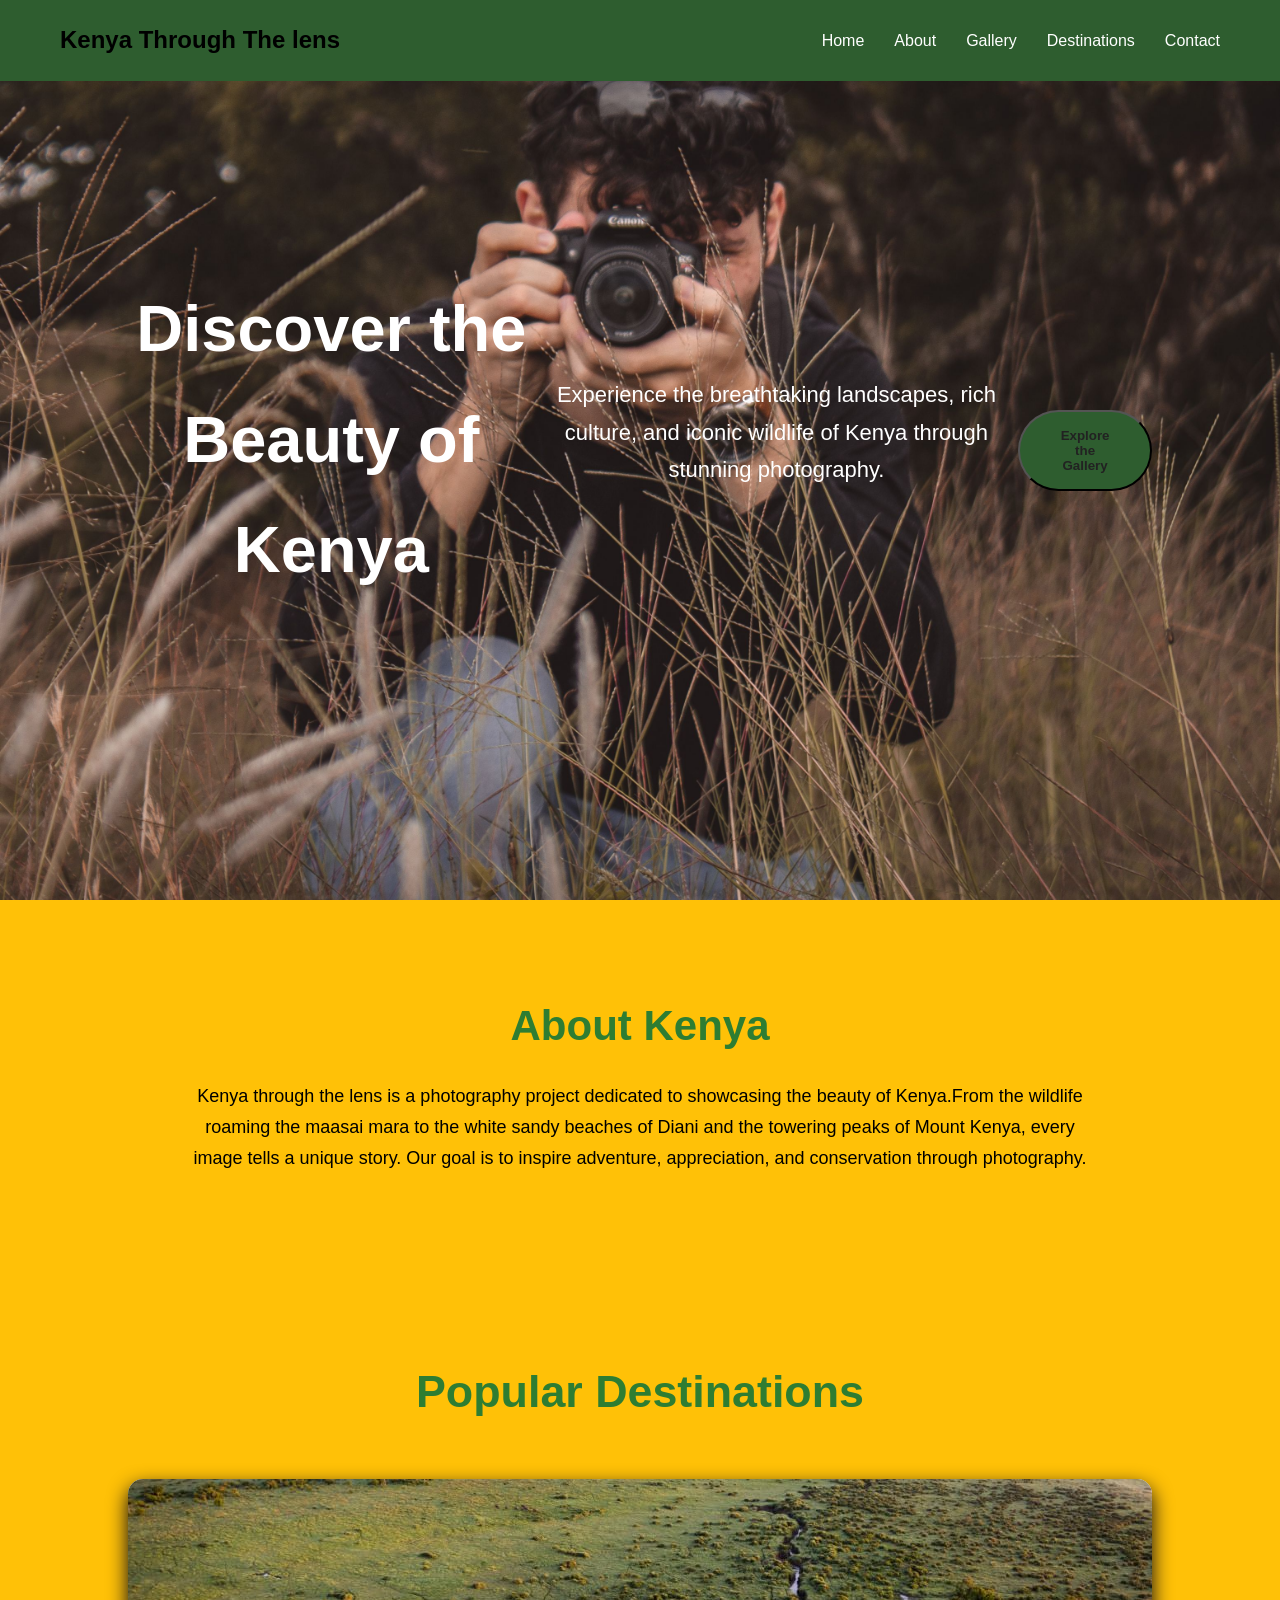
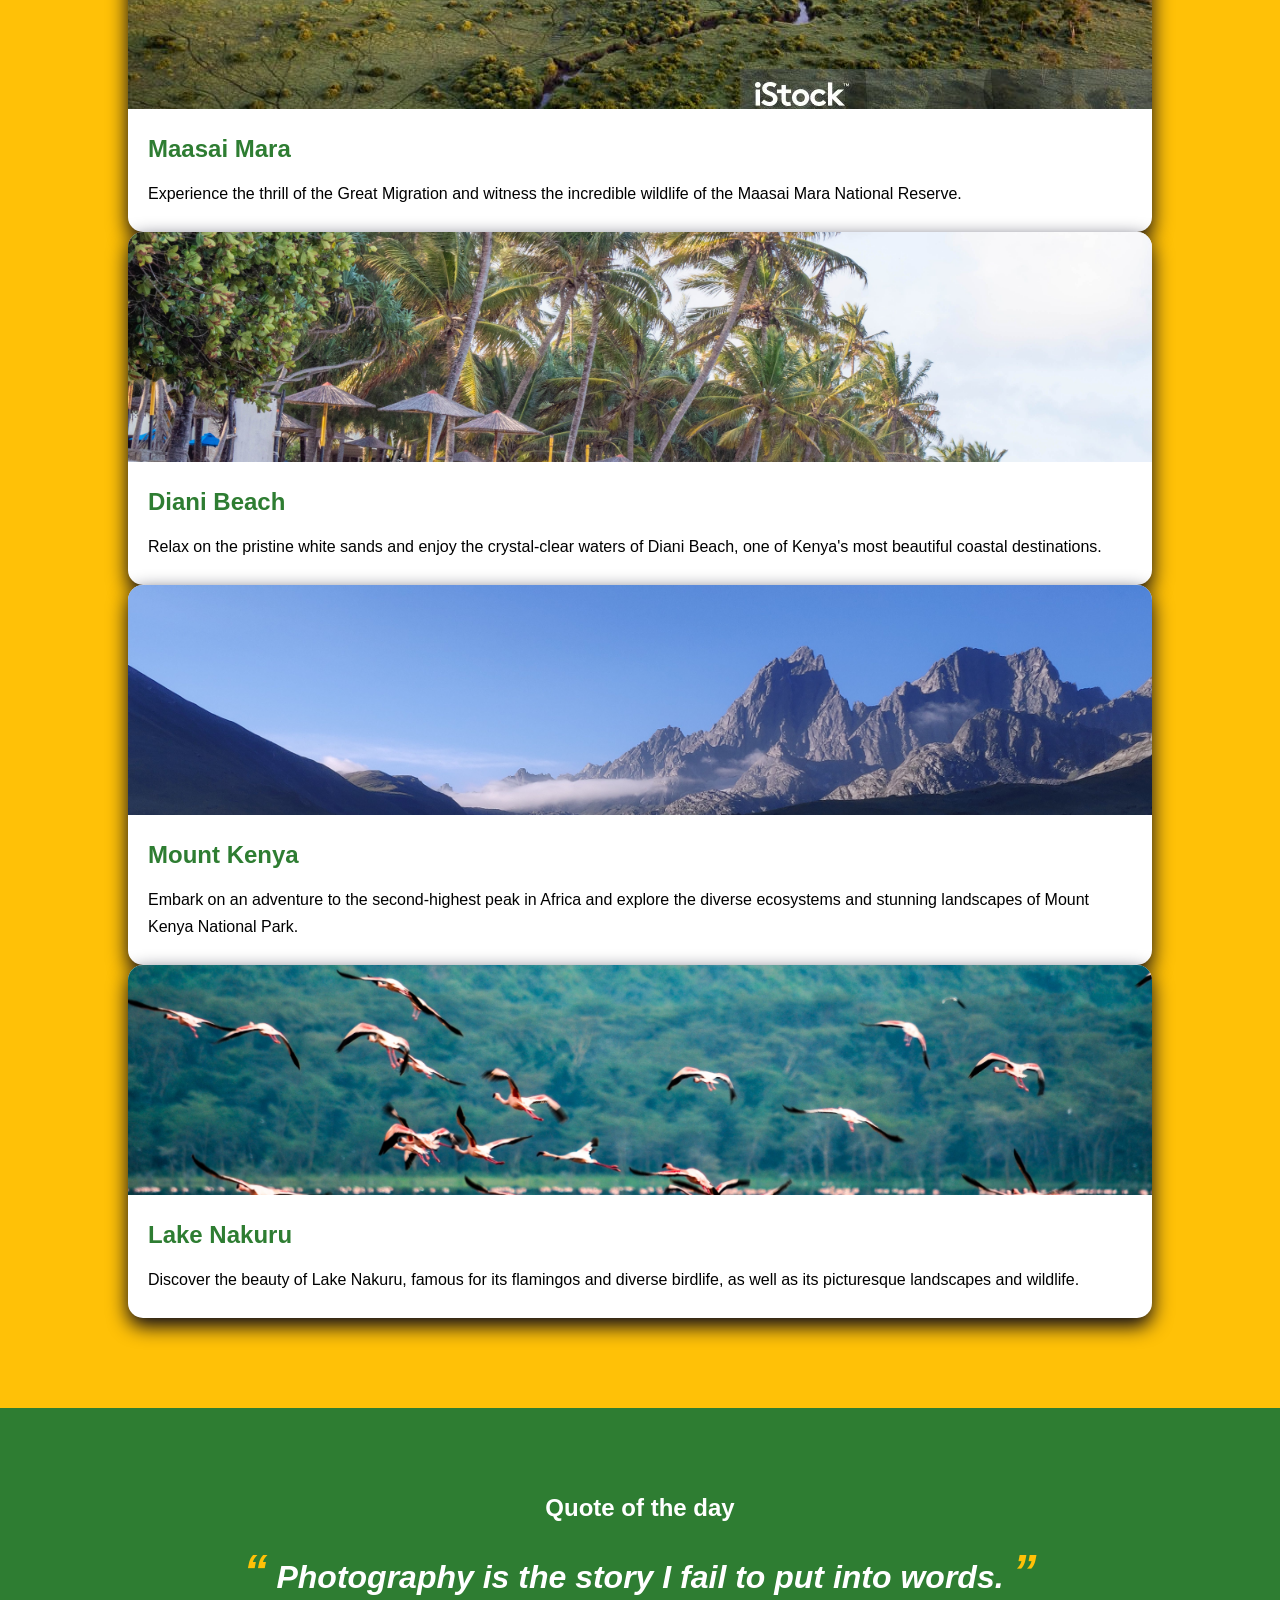
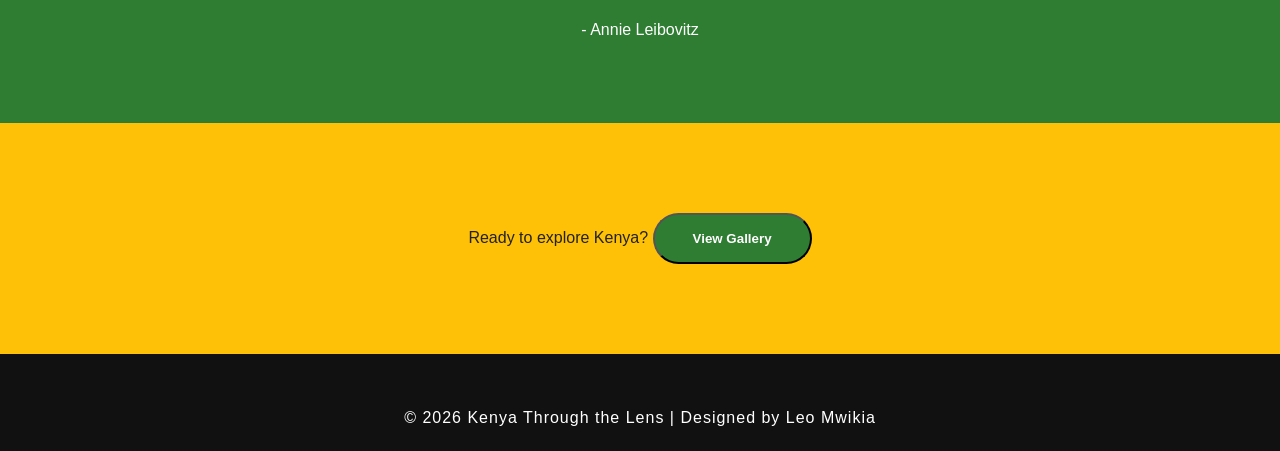
<file: index.html>
<!DOCTYPE html>
<html lang="en">
<head>
    <meta charset="UTF-8">
    <meta name="viewport" content="width=device-width, initial-scale=1.0">
    <title>Kenya Through The lens</title>
<link rel="stylesheet" href="style.css">
</head>
<header>
    <nav class="navbar"
    <class="logo">
    <h1>Kenya Through The lens</h1>
    <nav class="nav-links">
            <a href="index.html">Home</a>
            <a href="about.html">About</a>
            <a href="gallery.html">Gallery</a>
            <a href="destinations.html">Destinations</a>
            <a href="contact.html">Contact</a>
    </nav>
</header>
<body>
    <section class="hero">
        <h1>Discover the Beauty of Kenya</h1>
        <p>Experience the breathtaking landscapes, rich culture, and iconic wildlife of Kenya through stunning photography.</p>
        <button class="button" onclick="window.location.href='gallery.html'">Explore the Gallery</button>
    </section>
    <section class="about">
    <h2>About Kenya</h2>
    <p>Kenya through the lens is a photography project dedicated to showcasing the beauty of Kenya.From the wildlife roaming the maasai mara to the white sandy beaches of Diani and the towering peaks of Mount Kenya, every image tells a unique story. Our goal is to inspire adventure, appreciation, and conservation through photography.</p>
    </section>
    <section class="destinations">
    <h2>Popular Destinations</h2>
    <div class="destination-cards">
        <div class="card">
            <img src="images/maasai-mara.jpg" alt="Maasai Mara">
            <h3>Maasai Mara</h3>
            <p>Experience the thrill of the Great Migration and witness the incredible wildlife of the Maasai Mara National Reserve.</p>
        </div>
        <div class="card">
            <img src="images/diani-beach.jpg" alt="Diani Beach">
            <h3>Diani Beach</h3>
            <p>Relax on the pristine white sands and enjoy the crystal-clear waters of Diani Beach, one of Kenya's most beautiful coastal destinations.</p>
        </div>
        <div class="card">
            <img src="images/mount-kenya.jpg" alt="Mount Kenya">
            <h3>Mount Kenya</h3>
            <p>Embark on an adventure to the second-highest peak in Africa and explore the diverse ecosystems and stunning landscapes of Mount Kenya National Park.</p>
        </div>
        <div class="card">
            <img src="images/lake-nakuru.jpg" alt="Lake Nakuru">
            <h3>Lake Nakuru</h3>
            <p>Discover the beauty of Lake Nakuru, famous for its flamingos and diverse birdlife, as well as its picturesque landscapes and wildlife.</p>   
        </div>
    </div>
    </section>
    <section class="quote">
        <div class="quote-container">
            <h2>Quote of the day</h2>
            <blockquote>
                Photography is the story I fail to put into words.
            </blockquote>
            <p>- Annie Leibovitz</p>
        </div>
    </section>

    <section class="call-to-action">
        Ready to explore Kenya?
        <button class="button" onclick="window.location.href='gallery.html'">View Gallery</button>
    </section>

    <footer>
        <p>
             © 2026 Kenya Through the Lens | Designed by Leo Mwikia</p>
    </footer>
</body>
</html>
</file>
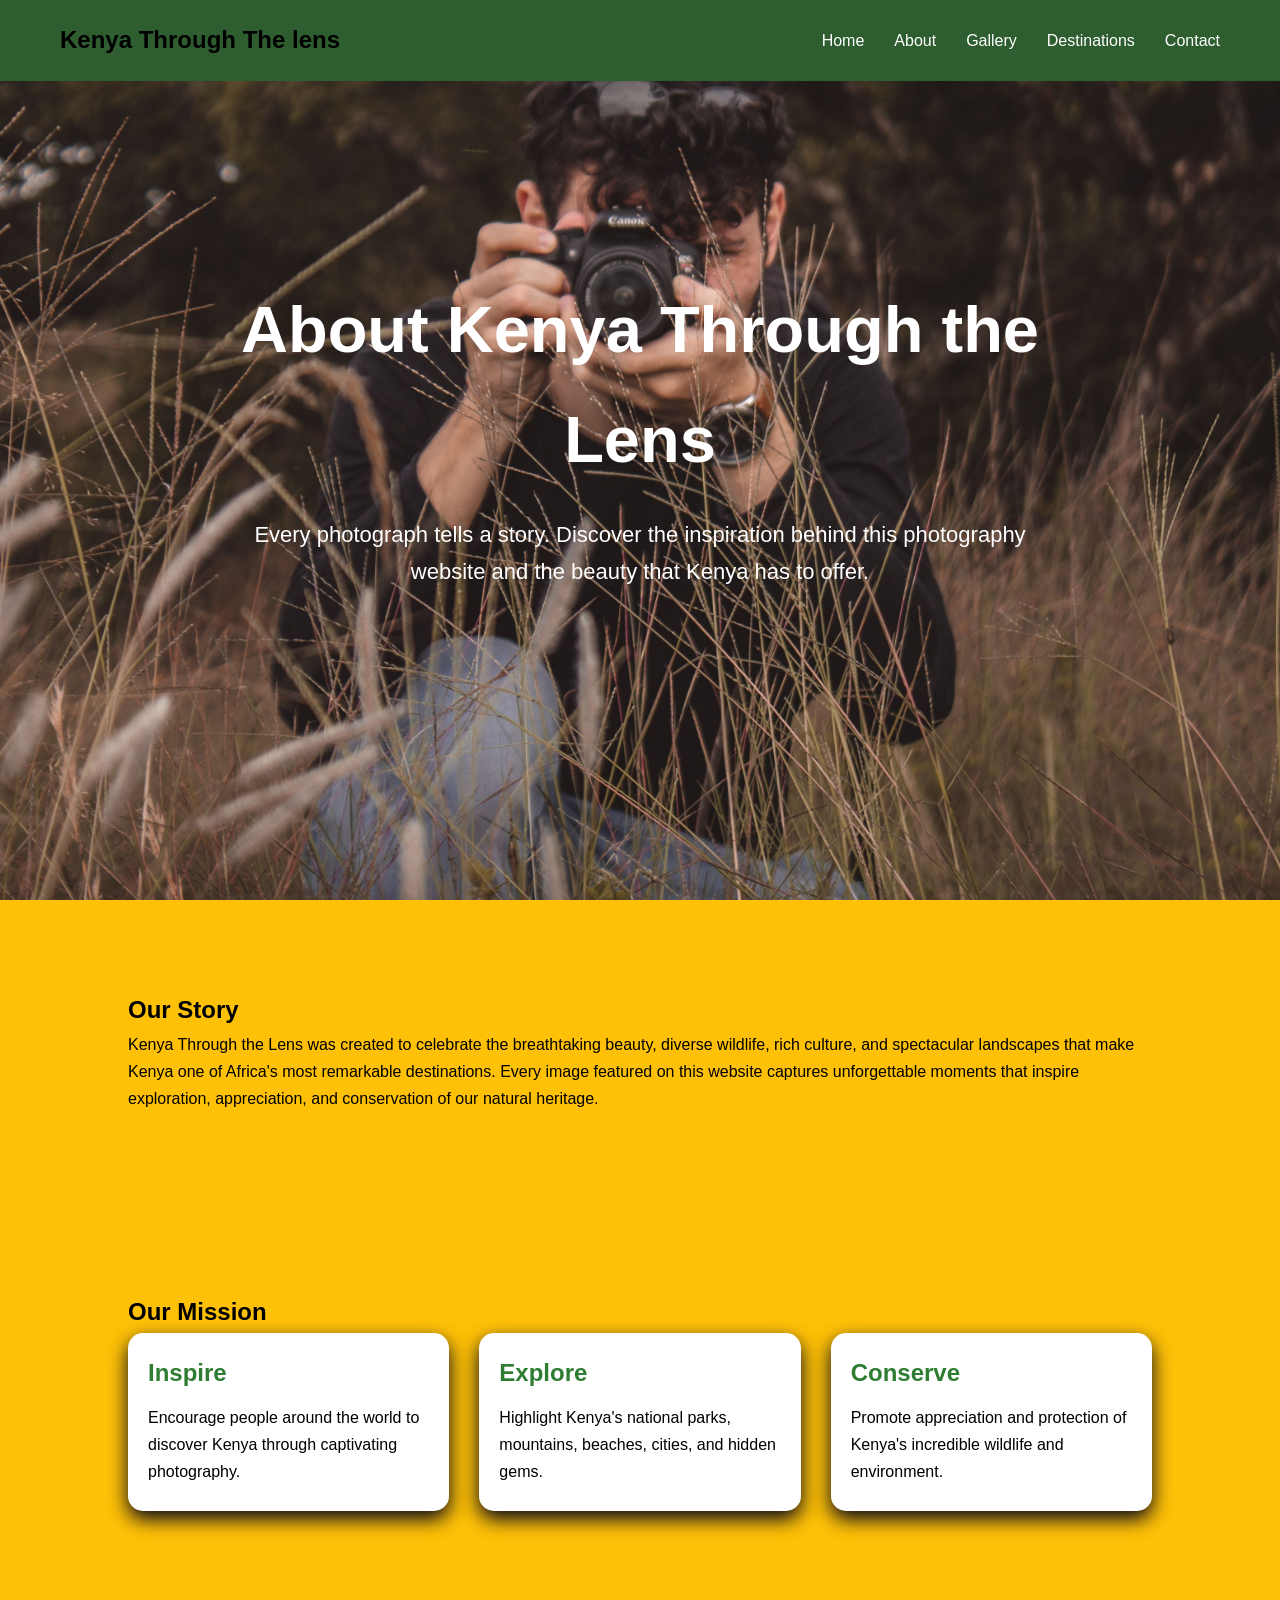
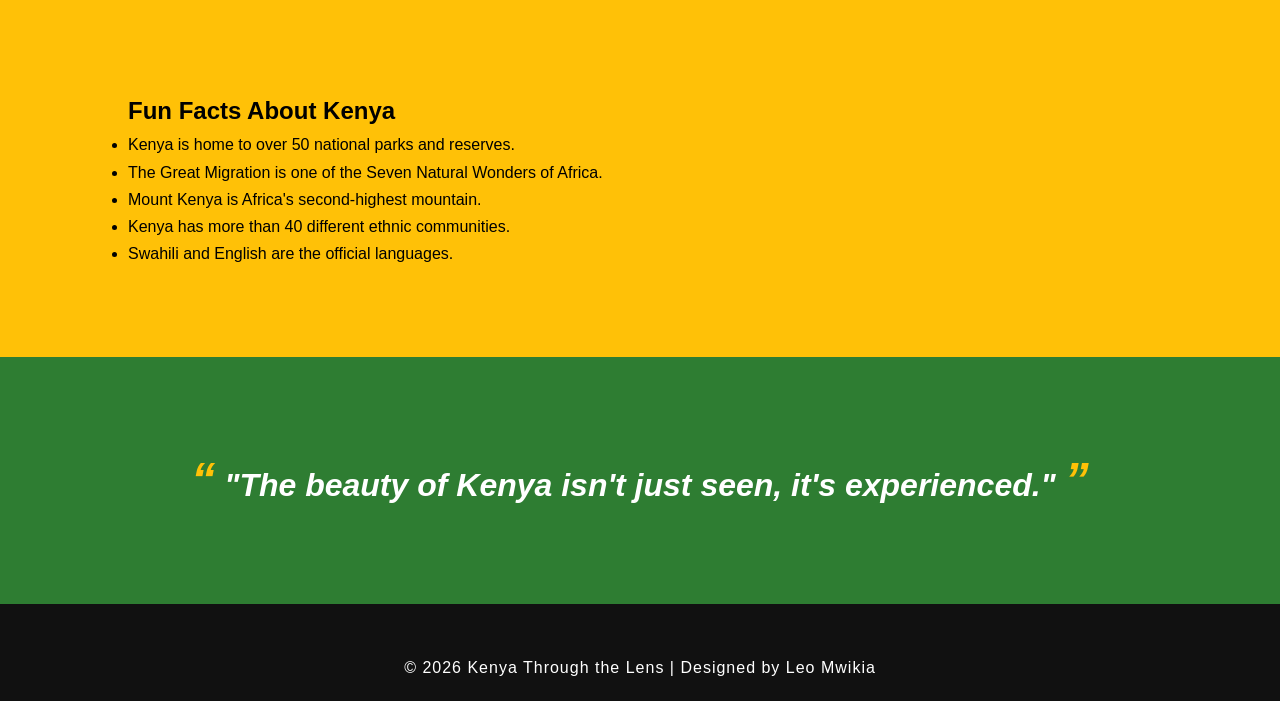
<file: about.html>
<!DOCTYPE html>
<html lang="en">
<head>
    <meta charset="UTF-8">
    <meta name="viewport" content="width=device-width, initial-scale=1.0">
    <title>Kenya Through The lens</title>
<link rel="stylesheet" href="style.css">
</head>
<body>
<header>
    <nav class="navbar"> 
    <h1>Kenya Through The lens</h1>
    <nav class="nav-links">
            <a href="index.html">Home</a>
            <a href="about.html">About</a>
            <a href="gallery.html">Gallery</a>
            <a href="destinations.html">Destinations</a>
            <a href="contact.html">Contact</a>
      </nav>  
</header>

<section class="hero">
<div class="hero-content">
<h1>About Kenya Through the Lens</h1>
<p>
Every photograph tells a story. Discover the inspiration behind this photography website and the beauty that Kenya has to offer.
</p>
</div>

</section>

<section class="about-story">
<h2>Our Story</h2>
<p>
Kenya Through the Lens was created to celebrate the breathtaking beauty, diverse wildlife, rich culture, and spectacular landscapes that make Kenya one of Africa's most remarkable destinations. Every image featured on this website captures unforgettable moments that inspire exploration, appreciation, and conservation of our natural heritage.
</p>

</section>

<section class="mission">
<h2>Our Mission</h2>
<div class="cards">

    <div class="card">
<h3>Inspire</h3>
<p>
Encourage people around the world to discover Kenya through captivating photography.
</p>

</div>
<div class="card">
<h3>Explore</h3>
<p>
Highlight Kenya's national parks, mountains, beaches, cities, and hidden gems.
</p>

</div>
<div class="card">
<h3>Conserve</h3>
<p>
Promote appreciation and protection of Kenya's incredible wildlife and environment.
</p>
</div>

</div>

</section>

<section class="about-facts">

<h2>Fun Facts About Kenya</h2>
<ul>

<li>Kenya is home to over 50 national parks and reserves.</li>
<li>The Great Migration is one of the Seven Natural Wonders of Africa.</li>
<li>Mount Kenya is Africa's second-highest mountain.</li>
<li>Kenya has more than 40 different ethnic communities.</li>
<li>Swahili and English are the official languages.</li>

</ul>

</section>

<section class="quote">

<blockquote>
"The beauty of Kenya isn't just seen, it's experienced."
</blockquote>

</section>

<footer>
<p>
© 2026 Kenya Through the Lens | Designed by Leo Mwikia
</p>

</footer>

</body>
</html>
</file>
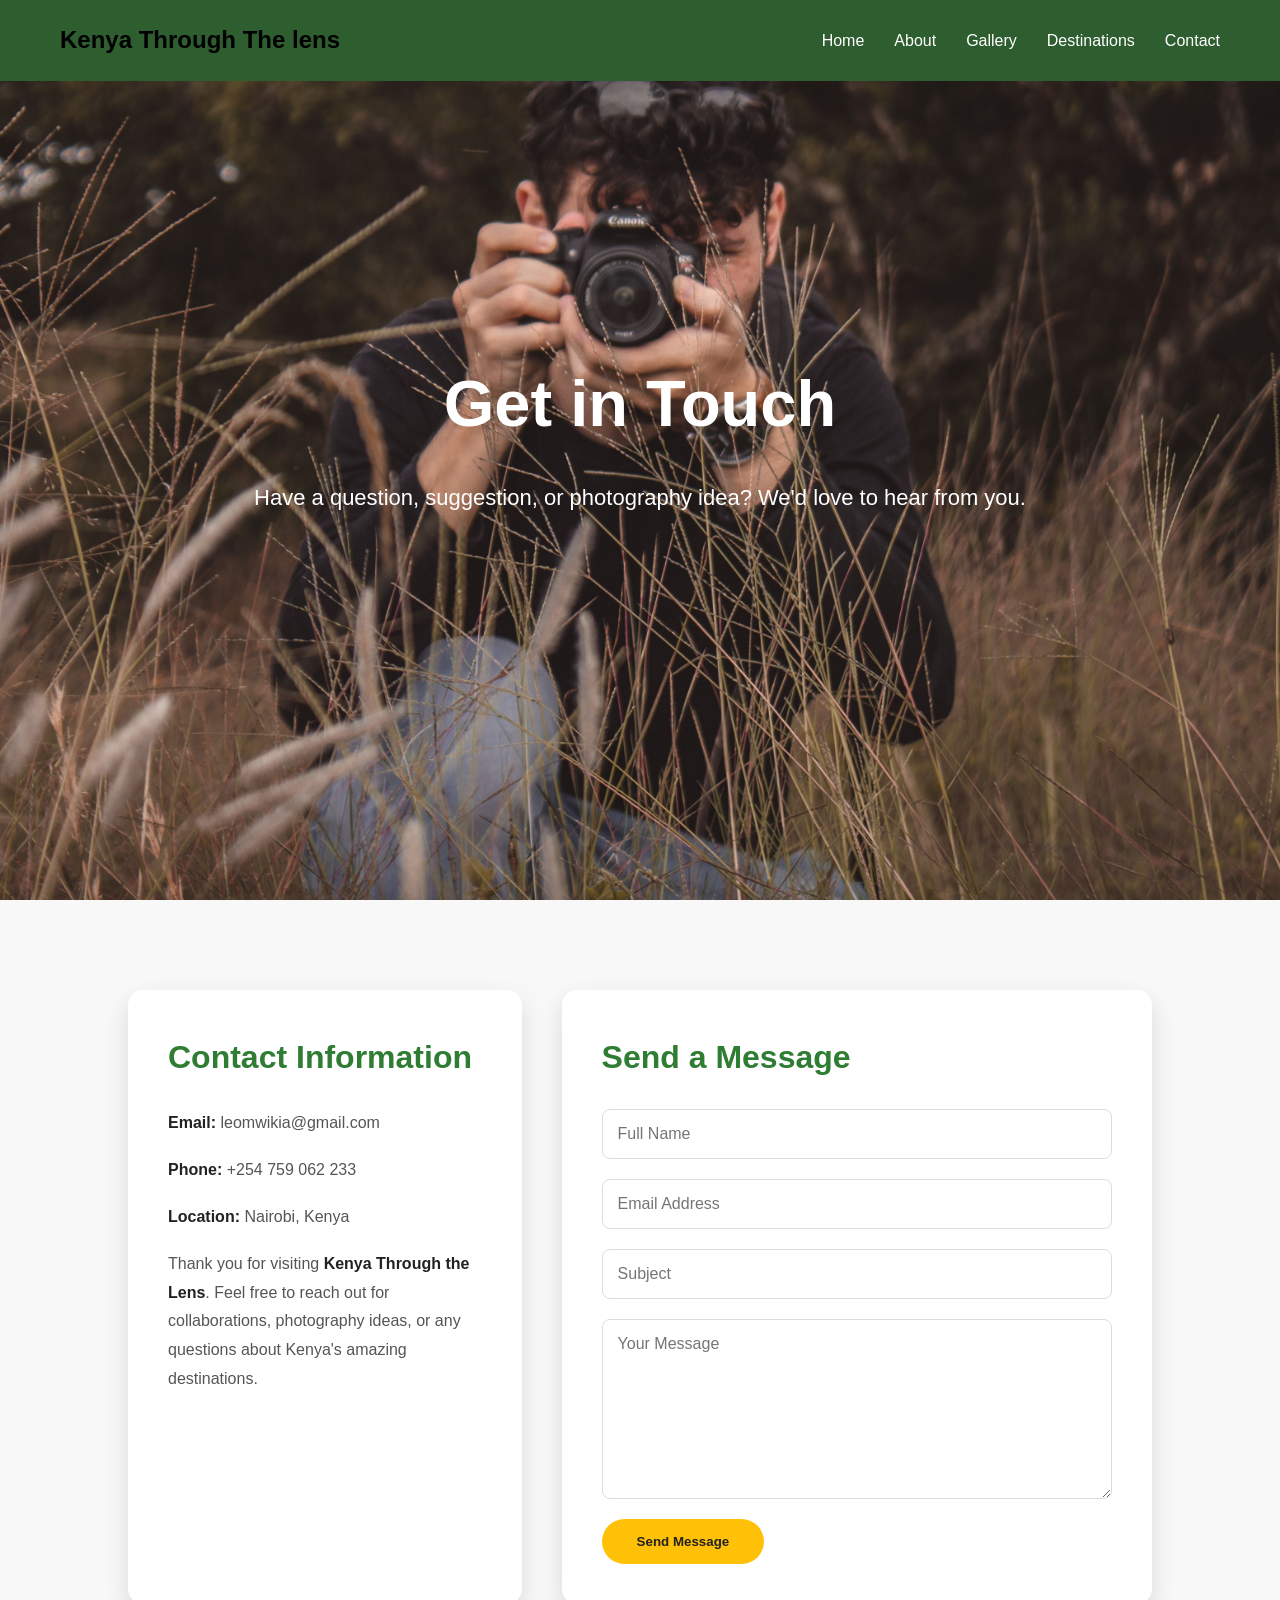
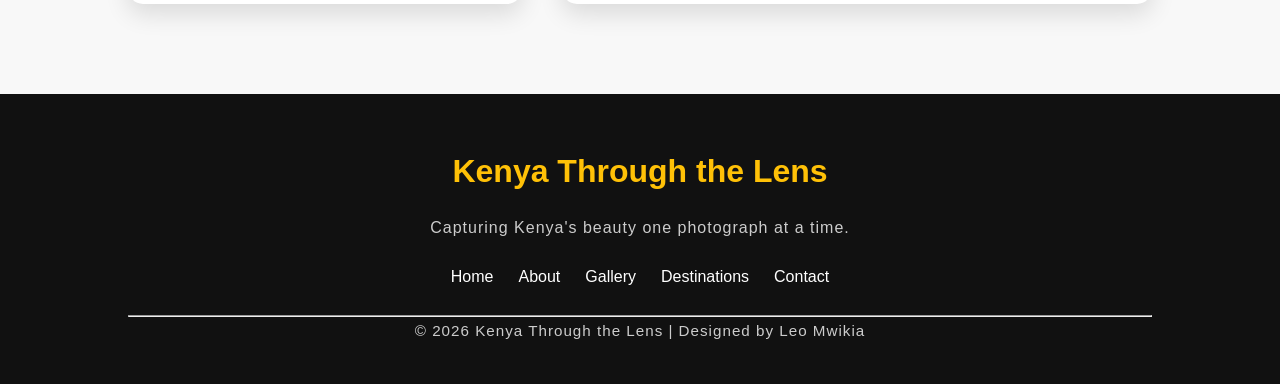
<file: contact.html>
<!DOCTYPE html>
<html lang="en">
<head>
    <meta charset="UTF-8">
    <meta name="viewport" content="width=device-width, initial-scale=1.0">
    <title>Contact | Kenya Through the Lens</title>

    <link rel="stylesheet" href="style.css">
    
</head>

<body>

<header>
    <nav class="navbar"
    <class="logo">
    <h1>Kenya Through The lens</h1>
    <nav class="nav-links">
            <a href="index.html">Home</a>
            <a href="about.html">About</a>
            <a href="gallery.html">Gallery</a>
            <a href="destinations.html">Destinations</a>
            <a href="contact.html">Contact</a>
    </nav>
</header>

<section class="hero">

    <div class="hero-content">

        <h1>Get in Touch</h1>

        <p>
            Have a question, suggestion, or photography idea?
            We'd love to hear from you.
        </p>

    </div>

</section>

<section class="contact">

    <div class="contact-container">

        <div class="contact-info">

            <h2>Contact Information</h2>

            <p><strong>Email:</strong> leomwikia@gmail.com</p>

            <p><strong>Phone:</strong> +254 759 062 233</p>

            <p><strong>Location:</strong> Nairobi, Kenya</p>

            <p>
                Thank you for visiting <strong>Kenya Through the Lens</strong>.
                Feel free to reach out for collaborations, photography ideas,
                or any questions about Kenya's amazing destinations.
            </p>

        </div>

        <div class="contact-form">

            <h2>Send a Message</h2>

            <form>

                <input type="text" placeholder="Full Name" required>

                <input type="email" placeholder="Email Address" required>

                <input type="text" placeholder="Subject" required>

                <textarea rows="7" placeholder="Your Message"></textarea>

                <button type="submit" class="btn">Send Message</button>

            </form>

        </div>

    </div>

</section>

<footer>

<div class="footer-content">

<h3>Kenya Through the Lens</h3>

<p>
Capturing Kenya's beauty one photograph at a time.
</p>

<div class="footer-links">

<a href="index.html">Home</a>
<a href="about.html">About</a>
<a href="gallery.html">Gallery</a>
<a href="destinations.html">Destinations</a>
<a href="contact.html">Contact</a>

</div>

<hr>

<p class="copyright">

© 2026 Kenya Through the Lens | Designed by Leo Mwikia

</p>

</div>

</footer>

</body>
</html>
</file>
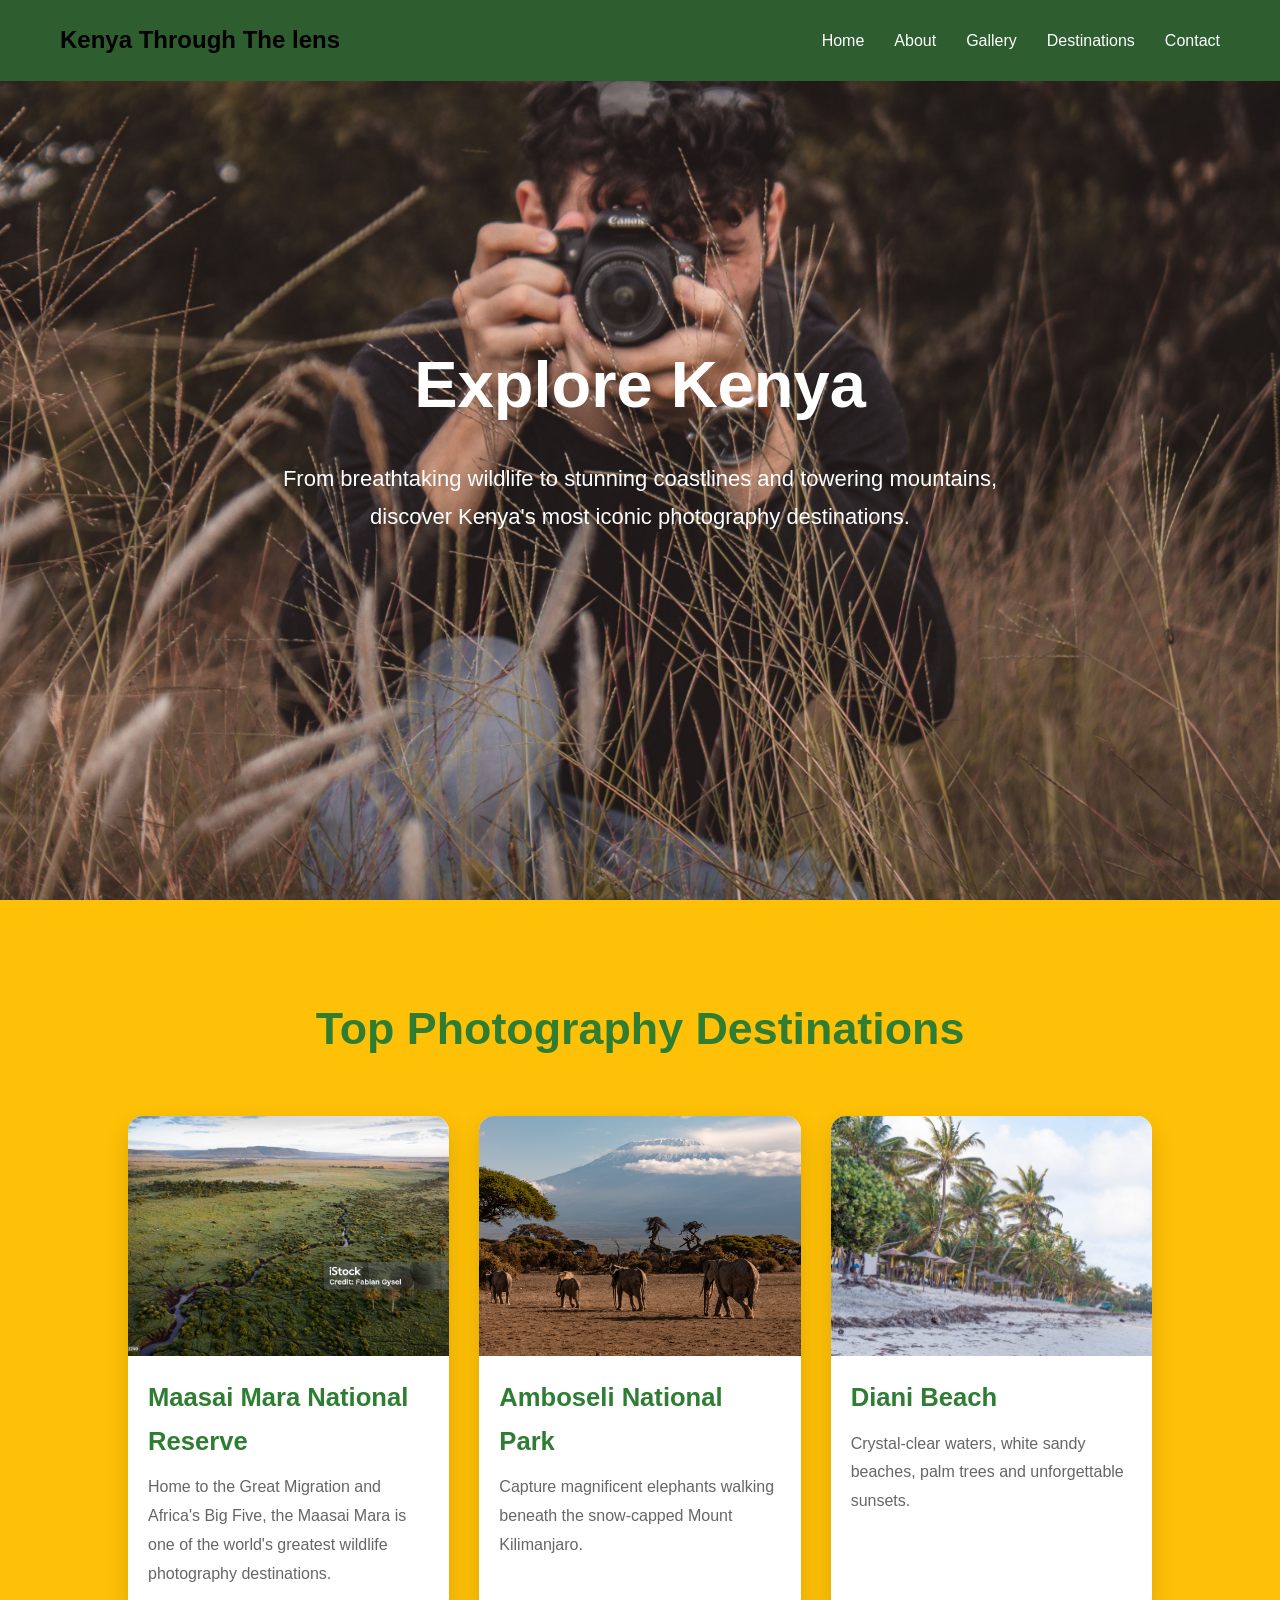
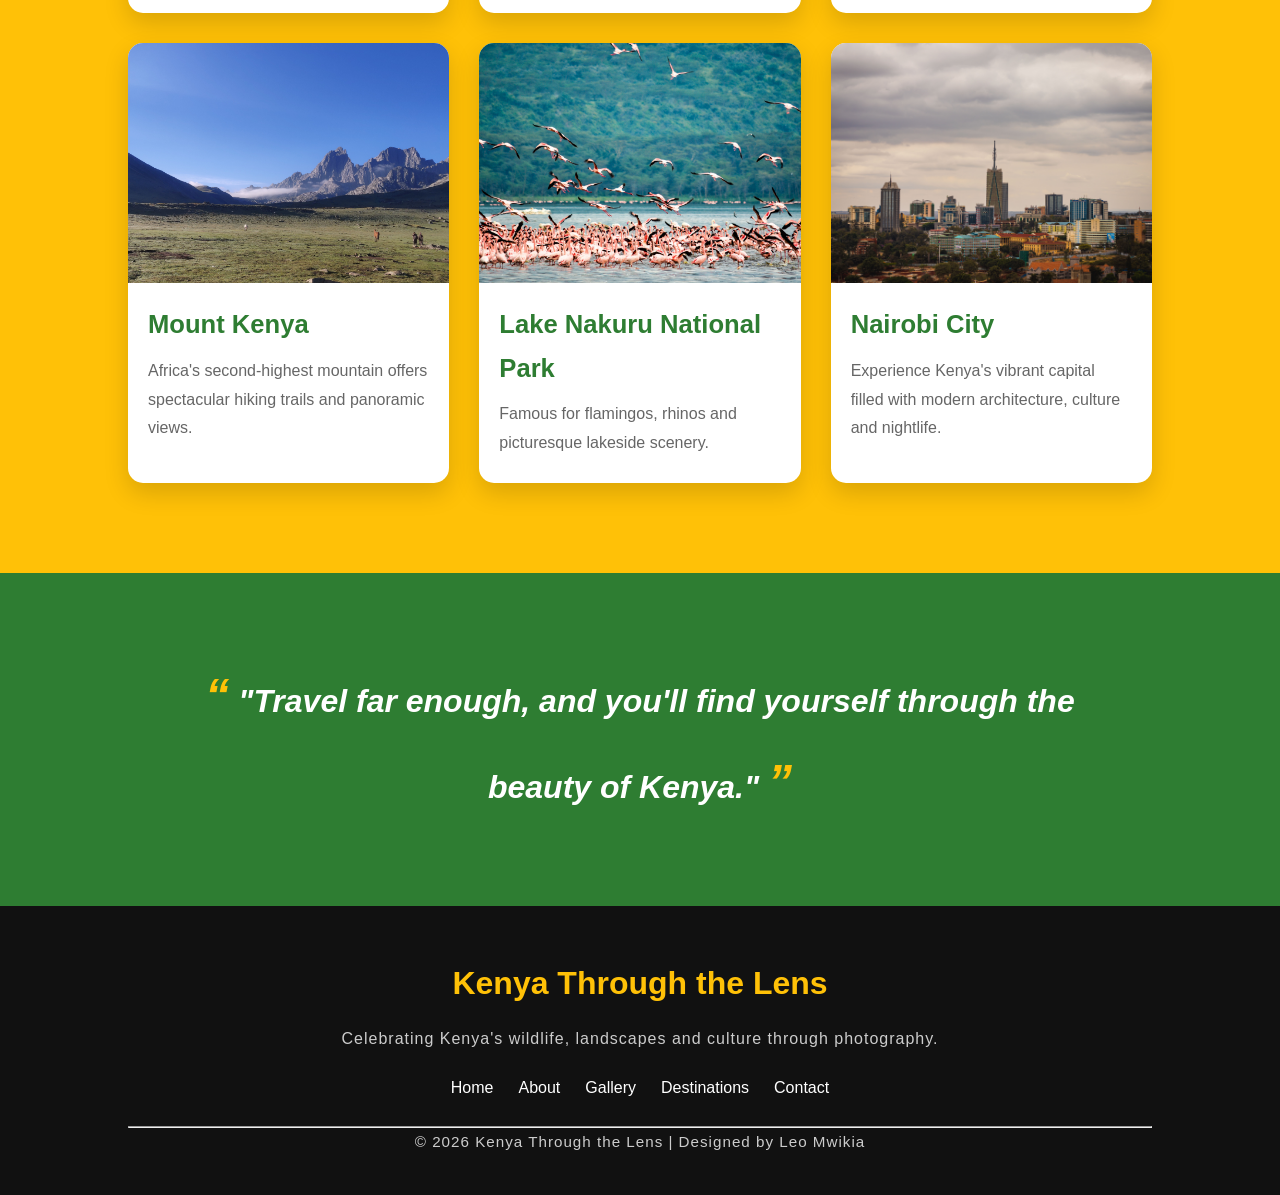
<file: destinations.html>
<!DOCTYPE html>
<html lang="en">
<head>
    <meta charset="UTF-8">
    <meta name="viewport" content="width=device-width, initial-scale=1.0">
    <title>Destinations | Kenya Through the Lens</title>

    <link rel="stylesheet" href="style.css">
    </head>

<body>

<header>
    <nav class="navbar"
    <class="logo">
    <h1>Kenya Through The lens</h1>
    <nav class="nav-links">
            <a href="index.html">Home</a>
            <a href="about.html">About</a>
            <a href="gallery.html">Gallery</a>
            <a href="destinations.html">Destinations</a>
            <a href="contact.html">Contact</a>
    </nav>
</header>

<section class="hero">

    <div class="hero-content">
        <h1>Explore Kenya</h1>

        <p>
            From breathtaking wildlife to stunning coastlines and towering mountains,
            discover Kenya's most iconic photography destinations.
        </p>

    </div>

</section>

<section class="destinations">

<h2>Top Photography Destinations</h2>

<div class="destination-container">

<div class="destination-card">

<img src="images/maasai-mara.jpg" alt="Maasai Mara">

<h3>Maasai Mara National Reserve</h3>
<p>
Home to the Great Migration and Africa's Big Five,
the Maasai Mara is one of the world's greatest wildlife photography destinations.
</p>

</div>

<div class="destination-card">

<img src="images/amboseli.jpg" alt="Amboseli">

<h3>Amboseli National Park</h3>
<p>
Capture magnificent elephants walking beneath the snow-capped Mount Kilimanjaro.
</p>

</div>

<div class="destination-card">

<img src="images/diani-beach.jpg" alt="Diani Beach">

<h3>Diani Beach</h3>
<p>
Crystal-clear waters, white sandy beaches, palm trees and unforgettable sunsets.
</p>

</div>

<div class="destination-card">

<img src="images/mount-kenya.jpg" alt="Mount Kenya">
<h3>Mount Kenya</h3>

<p>
Africa's second-highest mountain offers spectacular hiking trails and panoramic views.
</p>

</div>

<div class="destination-card">

<img src="images/lake-nakuru.jpg" alt="Lake Nakuru">

<h3>Lake Nakuru National Park</h3>

<p>
Famous for flamingos, rhinos and picturesque lakeside scenery.
</p>

</div>

<div class="destination-card">

<img src="images/nairobi.jpg" alt="Nairobi">

<h3>Nairobi City</h3>

<p>
Experience Kenya's vibrant capital filled with modern architecture, culture and nightlife.
</p>

</div>

</div>
</section>

<section class="quote">

<blockquote>
"Travel far enough, and you'll find yourself through the beauty of Kenya."
</blockquote>

</section>

<footer>

<div class="footer-content">

<h3>Kenya Through the Lens</h3>

<p>
Celebrating Kenya's wildlife, landscapes and culture through photography.
</p>

<div class="footer-links">
<a href="index.html">Home</a>
<a href="about.html">About</a>
<a href="gallery.html">Gallery</a>
<a href="destinations.html">Destinations</a>
<a href="contact.html">Contact</a>
</div>

<hr>

<p class="copyright">
© 2026 Kenya Through the Lens | Designed by Leo Mwikia
</p>

</div>

</footer>

</body>
</html>
</file>
<file: style.css>
/*CONTACT PAGE*/

.contact{
    padding:90px 10%;
    background:#f8f8f8;
}

.contact-container{
    display:grid;
    grid-template-columns:1fr 1.5fr;
    gap:40px;
    max-width:1200px;
    margin:auto;
}

.contact-info,
.contact-form{
    background:#fff;
    padding:40px;
    border-radius:15px;
    box-shadow:0 10px 25px rgba(0,0,0,.12);
}

.contact-info h2,
.contact-form h2{
    color:#2E7D32;
    margin-bottom:25px;
    font-size:2rem;
}

.contact-info p{
    margin-bottom:18px;
    color:#555;
    line-height:1.8;
}

.contact-info strong{
    color:#222;
}

/* Form */

.contact-form form{
    display:flex;
    flex-direction:column;
}

.contact-form input,
.contact-form textarea{
    width:100%;
    padding:15px;
    margin-bottom:20px;
    border:1px solid #ddd;
    border-radius:8px;
    font-size:1rem;
    font-family:'Poppins', sans-serif;
    outline:none;
    transition:.3s;
}

.contact-form input:focus,
.contact-form textarea:focus{
    border-color:#2E7D32;
    box-shadow:0 0 8px rgba(46,125,50,.2);
}

.contact-form textarea{
    resize:vertical;
    min-height:180px;
}

/* Button */

.contact-form .btn{
    width:fit-content;
    border:none;
    cursor:pointer;
    background:#FFC107;
    color:#222;
    padding:15px 35px;
    border-radius:50px;
    font-weight:600;
    transition:.3s;
}

.contact-form .btn:hover{
    background:#2E7D32;
    color:#fff;
    transform:translateY(-3px);
}

/* Responsive */

@media(max-width:900px){

.contact-container{
    grid-template-columns:1fr;
}

.contact-info,
.contact-form{
    padding:30px;
}

}

@media(max-width:600px){

.contact{
    padding:70px 6%;
}

.contact-info h2,
.contact-form h2{
    font-size:1.7rem;
}

.contact-form .btn{
    width:100%;
}
}
*{
    margin: 0;
    padding: 0;
    box-sizing: border-box;
    scroll-behavior: smooth;
}
body{
    font-family:'Poppins',sans-serif;
    background:#FFC107;
    color:#000;
    line-height:1.7;
}

img{
    width:100%;
    display:block;
}

a{
    text-decoration:none;
}

section{
    padding:90px 10%;
}

 /* NAVIGATION */

header{
    position:fixed;
    width:100%;
    top:0;
    left:0;
    background:#2E5D2F;
    }

.navbar{
    max-width:1200px;
    margin:auto;
    display:flex;
    justify-content:space-between;
    align-items:center;
    padding:20px;
}

.logo{
    color:#FFC107;
    font-size:30px;
    font-weight:700;
}

.nav-links{
    display:flex;
    gap:30px;
}

.nav-links a{
    color:white;
    font-weight:500;
    transition:.3s;
}

.nav-links a:hover{
    color:#FFC107;
}

/*HERO SECTION*/

.hero{
    height:100vh;
    display:flex;
    justify-content:center;
    align-items:center;
    text-align:center;
    color:white;

    background:
    url("/images/hero.jpg");
    background-size:cover;
    background-position:center;
}

.hero-content{
    max-width:800px;
}

.hero h1{
    font-size:65px;
    margin-bottom:20px;
}

.hero p{
    font-size:22px;
    margin-bottom:35px;
}

.btn{
    display:inline-block;
    background:#FFC107;
    color:#222;
    padding:16px 38px;
    border-radius:50px;
    font-weight:600;
    transition:.4s;
}

.btn:hover{
    background:white;
    transform:translateY(-5px);
}
.button{
    display:inline-block;
    background:#2E5D2F;
    color:#222;
    padding:16px 38px;
    border-radius:50px;
    font-weight:600;
    transition:.4s;
}
.button:hover{
    background:white;
    transform:translateY(-5px);
}

/*ABOUT SECTION*/

.about {
    background:#FFC107;
    text-align:center;
}

.about h2{
    font-size:42px;
    color:#2E7D32;
    margin-bottom:20px;
}

.about p{
    max-width:900px;
    margin:auto;
    font-size:18px;
    color:#000;
}

/*FEATURED DESTINATIONS*/

.featured{
    background:#f4f4f4;
}

.featured h2{
    text-align:center;
    font-size:42px;
    color:#2E7D32;
    margin-bottom:50px;
}

.cards{
    display:grid;
    grid-template-columns:repeat(auto-fit,minmax(260px,1fr));
    gap:30px;
}

.card{
    background:#fff;
    border-radius:15px;
    overflow:hidden;
    box-shadow:0 8px 20px #00001a;
    transition:.4s ease;
}

.card:hover{
    transform:translateY(-10px);
    box-shadow:0 15px 30px #00001a;
}

.card img{
    height:230px;
    object-fit:cover;
    transition:.5s;
}

.card:hover img{
    transform:scale(1.08);
}

.card h3{
    padding:20px 20px 10px;
    color:#2E7D32;
    font-size:24px;
}

.card p{
    padding:0 20px 25px;
    color:#000;
    font-size:16px;
}

/*IMAGE GALLERY PREVIEW*/

.gallery-preview{
    background:#ffffff;
}

.gallery-preview h2{
    text-align:center;
    font-size:42px;
    color:#2E7D32;
    margin-bottom:50px;
}

.gallery-grid{
    display:grid;
    grid-template-columns:repeat(auto-fit,minmax(250px,1fr));
    gap:20px;
}

.gallery-item{
    overflow:hidden;
    border-radius:15px;
    position:relative;
    cursor:pointer;
}

.gallery-item img{
    height:250px;
    object-fit:cover;
    transition:.5s;
}

.gallery-item:hover img{
    transform:scale(1.1);
}

.gallery-item::after{
    content:"View Photo";
    position:absolute;
    top:0;
    left:0;
    width:100%;
    height:100%;
    background:rgba(0,0,0,.45);
    color:white;
    display:flex;
    justify-content:center;
    align-items:center;
    font-size:22px;
    font-weight:600;
    opacity:0;
    transition:.4s;
}

.gallery-item:hover::after{
    opacity:1;
}

/*QUOTE SECTION*/

.quote{
    background:#2E7D32;
    color:#fff;
    text-align:center;
    padding:80px 10%;
}

.quote blockquote{
    font-size:32px;
    font-style:italic;
    font-weight:600;
    max-width:900px;
    margin:auto;
    line-height:1.8;
}

/*CALL TO ACTION*/

.call-to-action{
    background:#FFC107;
    text-align:center;
    color:#222;
}

.call-to-action h2{
    font-size:42px;
    margin-bottom:25px;
}

.call-to-action .button{
    background:#2E7D32;
    color:white;
}

.callto-action .button:hover{
    background:#1B5E20;
    color:white;
}

/*FOOTER*/

footer{
    background:#111;
    color:white;
    text-align:center;
    padding:30px 20px;
}

footer p{
    font-size:16px;
    letter-spacing:1px;
}

/*SCROLLBAR*/

::-webkit-scrollbar{
    width:10px;
}

::-webkit-scrollbar-track{
    background:#eee;
}

::-webkit-scrollbar-thumb{
    background:#2E7D32;
    border-radius:20px;
}

::-webkit-scrollbar-thumb:hover{
    background:#1B5E20;
}

/*RESPONSIVE DESIGN*/

@media(max-width:992px){

    .hero h1{
        font-size:50px;
    }

    .hero p{
        font-size:18px;
    }

    .navbar{
        flex-direction:column;
        gap:20px;
    }

    .nav-links{
        flex-wrap:wrap;
        justify-content:center;
        gap:20px;
    }

    .about h2,
    .featured h2,
    .gallery-preview h2,
    .cta h2{
        font-size:36px;
    }

    .quote blockquote{
        font-size:26px;
    }

}

@media(max-width:768px){

    .hero{
        padding:0 20px;
    }

    .hero h1{
        font-size:40px;
    }

    .hero p{
        font-size:17px;
    }

    section{
        padding:70px 8%;
    }

    .cards,
    .gallery-grid{
        grid-template-columns:1fr;
    }

    .logo{
        font-size:24px;
        text-align:center;
    }

}

@media(max-width:480px){

    .hero h1{
        font-size:32px;
    }

    .hero p{
        font-size:16px;
    }

    .btn{
        padding:14px 30px;
        font-size:15px;
    }

    .about h2,
    .featured h2,
    .gallery-preview h2,
    .cta h2{
        font-size:30px;
    }

    .quote blockquote{
        font-size:22px;
    }

    footer p{
        font-size:14px;
    }

}

/*DESTINATIONS PAGE*/
* {
    font-family: sans-serif;
}
.destinations{
    padding:90px 10%;
    background:#FFC107;
}

.destinations h2{
    text-align:center;
    font-size:2.8rem;
    color:#2E7D32;
    margin-bottom:50px;
}

.destination-container{
    display:grid;
    grid-template-columns:repeat(auto-fit,minmax(320px,1fr));
    gap:30px;
}

.destination-card{
    background:#fff;
    border-radius:15px;
    overflow:hidden;
    box-shadow:0 10px 25px rgba(0,0,0,.15);
    transition:0.4s ease;
}

.destination-card:hover{
    transform:translateY(-10px);
    box-shadow:0 15px 35px rgba(0,0,0,.2);
}

.destination-card img{
    width:100%;
    height:240px;
    object-fit:cover;
    transition:0.5s;
}

.destination-card:hover img{
    transform:scale(1.08);
}

.destination-card h3{
    color:#2E7D32;
    font-size:1.6rem;
    padding:20px 20px 10px;
}

.destination-card p{
    color:#666;
    padding:0 20px 25px;
    line-height:1.8;
    font-size:1rem;
}

/* Optional "Learn More" Button */

.destination-card a{
    display:inline-block;
    margin:0 20px 25px;
    padding:12px 25px;
    background:#FFC107;
    color:#222;
    border-radius:30px;
    font-weight:600;
    transition:.3s;
}

.destination-card a:hover{
    background:#2E7D32;
    color:#fff;
}
/*QUOTE SECTION*/

.quote{
    background:#2E7D32;
    color:#fff;
    text-align:center;
    padding:80px 10%;
}

.quote blockquote{
    max-width:900px;
    margin:auto;
    font-size:2rem;
    font-style:italic;
    font-weight:600;
    line-height:1.8;
}

.quote blockquote::before{
    content:"“";
    font-size:3rem;
    color:#FFC107;
}

.quote blockquote::after{
    content:"”";
    font-size:3rem;
    color:#FFC107;
}

/*FOOTER*/

footer{
    background:#111;
    color:#fff;
    padding:50px 10% 20px;
}

.footer-content{
    max-width:1200px;
    margin:auto;
    text-align:center;
}

.footer-content h3{
    color:#FFC107;
    font-size:2rem;
    margin-bottom:15px;
}

.footer-content p{
    color:#ccc;
    line-height:1.8;
    margin-bottom:20px;
}

.footer-links{
    display:flex;
    justify-content:center;
    flex-wrap:wrap;
    gap:25px;
    margin-bottom:25px;
}

.footer-links a{
    color:#fff;
    text-decoration:none;
    font-weight:500;
    transition:.3s;
}

.footer-links a:hover{
    color:#FFC107;
}

.copyright{
    font-size:.95rem;
    color:#aaa;
}

/* Responsive */

@media(max-width:992px){

    .destinations h2{
        font-size:2.3rem;
    }

    .destination-container{
        grid-template-columns:repeat(2,1fr);
    }

}

@media(max-width:768px){

    .destination-container{
        grid-template-columns:1fr;
    }

    .destination-card img{
        height:220px;
    }

    .destinations h2{
        font-size:2rem;
    }

}

@media(max-width:480px){

    .destinations{
        padding:70px 6%;
    }

    .destination-card h3{
        font-size:1.4rem;
    }

    .destination-card p{
        font-size:.95rem;
    }
    @media(max-width:768px){

.footer-links{
    flex-direction:column;
    gap:15px;
}

.footer-content h3{
    font-size:1.6rem;
}

.quote blockquote{
    font-size:1.5rem;
}

}

}
</file>
